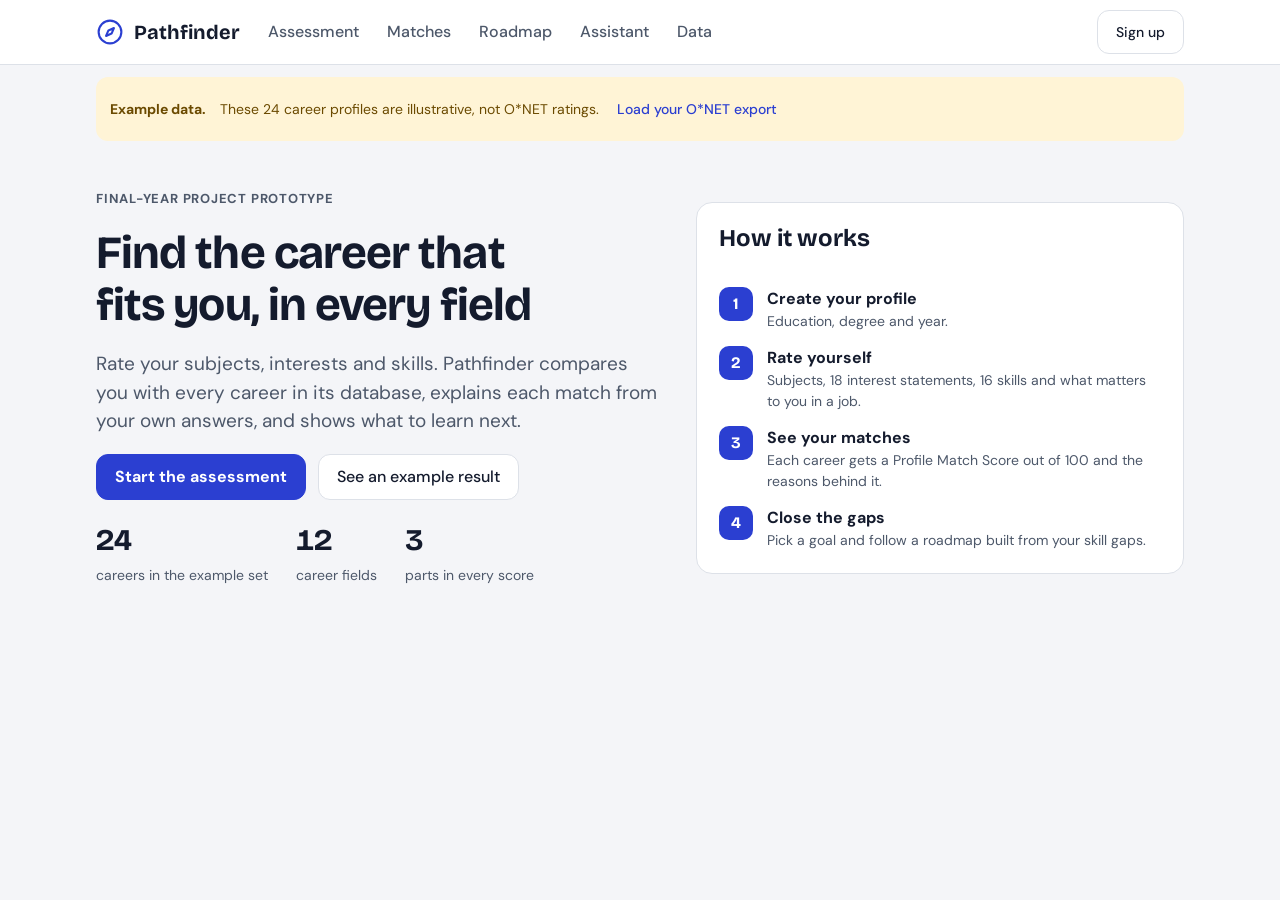
<file: frontend/prototype/pathfinder.html>
<!doctype html>
<html lang="en"><head><meta charset="utf-8"><meta name="viewport" content="width=device-width, initial-scale=1">
<title>Pathfinder Career Guide</title>
<link rel="preconnect" href="https://fonts.googleapis.com">
<link rel="preconnect" href="https://fonts.gstatic.com" crossorigin>
<link rel="stylesheet" href="https://fonts.googleapis.com/css2?family=Bricolage+Grotesque:opsz,wght@12..96,500;12..96,700&family=DM+Sans:opsz,wght@9..40,400;9..40,500;9..40,700&display=swap">
<style>
/* Layout: one app column (max 1120px) under a sticky top bar; screens swap in place. */
:root {
  --bg: #F4F5F8; --surface: #FFFFFF; --surface-2: #EEF0F5; --ink: #141B2D; --muted: #4D586A;
  --line: #DDE1E8; --accent: #2B3FD1; --accent-ink: #FFFFFF; --accent-soft: #E7EAFE; --accent-strong: #1C2A99;
  --gap: #B9480F; --gap-soft: #FCEDE2; --gap-ink: #8A330A; --warn-bg: #FFF4D6; --warn-ink: #6B4A00;
  --shadow: 0 1px 2px rgba(20,27,45,.06), 0 8px 24px rgba(20,27,45,.06);
  --font-display: "Bricolage Grotesque", "Segoe UI", system-ui, sans-serif;
  --font-body: "DM Sans", "Segoe UI", system-ui, sans-serif;
  --font-mono: ui-monospace, "Cascadia Code", Consolas, monospace;
}
@media (prefers-color-scheme: dark) { :root:not([data-theme="light"]) {
  --bg: #0F1320; --surface: #171C2B; --surface-2: #1F2536; --ink: #E8EBF3; --muted: #A3ACBD;
  --line: #2C3346; --accent: #8C9BFF; --accent-ink: #0F1320; --accent-soft: #232B52; --accent-strong: #C3CAFF;
  --gap: #F59E62; --gap-soft: #3A2618; --gap-ink: #FFC9A3; --warn-bg: #3A3014; --warn-ink: #F5D98C;
  --shadow: 0 1px 2px rgba(0,0,0,.3); color-scheme: dark; } }
:root[data-theme="dark"] {
  --bg: #0F1320; --surface: #171C2B; --surface-2: #1F2536; --ink: #E8EBF3; --muted: #A3ACBD;
  --line: #2C3346; --accent: #8C9BFF; --accent-ink: #0F1320; --accent-soft: #232B52; --accent-strong: #C3CAFF;
  --gap: #F59E62; --gap-soft: #3A2618; --gap-ink: #FFC9A3; --warn-bg: #3A3014; --warn-ink: #F5D98C;
  --shadow: 0 1px 2px rgba(0,0,0,.3); color-scheme: dark; }

* { box-sizing: border-box; }
[hidden] { display: none !important; }
body { background: var(--bg); color: var(--ink); font-family: var(--font-body); font-size: 16px; line-height: 1.5; }
h1, h2, h3 { font-family: var(--font-display); line-height: 1.15; margin: 0; text-wrap: balance; }
h1 { font-size: clamp(30px, 5vw, 46px); letter-spacing: -0.02em; }
h2 { font-size: 24px; }
h3 { font-size: 18px; }
p { margin: 0; }
a { color: var(--accent); }
button, input, select, textarea { font: inherit; color: inherit; }
:focus-visible { outline: 3px solid var(--accent); outline-offset: 2px; }
.muted { color: var(--muted); }
.small { font-size: 14px; }
.eyebrow { font-size: 13px; font-weight: 700; letter-spacing: .06em; text-transform: uppercase; color: var(--muted); }
.num { font-variant-numeric: tabular-nums; }

/* top bar */
.top { position: sticky; top: env(safe-area-inset-top, 0px); z-index: 10; background: var(--surface); border-bottom: 1px solid var(--line); }
.top-in { max-width: 1120px; margin: 0 auto; padding: 10px 16px; display: flex; flex-wrap: wrap; align-items: center; gap: 8px 16px; }
.brand { display: flex; align-items: center; gap: 10px; background: none; border: 0; padding: 6px 0; cursor: pointer; font-family: var(--font-display); font-weight: 700; font-size: 20px; }
.brand svg { color: var(--accent); }
.nav { display: flex; flex-wrap: wrap; gap: 4px; flex: 1; }
.nav button { background: none; border: 0; border-radius: 10px; padding: 9px 12px; min-height: 40px; cursor: pointer; color: var(--muted); font-weight: 500; }
.nav button:hover { background: var(--surface-2); color: var(--ink); }
.nav button[aria-current="page"] { background: var(--accent-soft); color: var(--accent-strong); font-weight: 700; }
.who { display: flex; align-items: center; gap: 8px; font-size: 14px; color: var(--muted); }
.avatar { width: 36px; height: 36px; border-radius: 50%; background: var(--ink); color: var(--bg); display: grid; place-items: center; font-weight: 700; font-size: 14px; }

.banner { max-width: 1120px; margin: 12px auto 0; padding: 0 16px; }
.banner-in { background: var(--warn-bg); color: var(--warn-ink); border-radius: 12px; padding: 10px 14px; display: flex; flex-wrap: wrap; align-items: center; gap: 8px 14px; font-size: 14px; }
.banner-in.real { background: var(--accent-soft); color: var(--accent-strong); }

main { max-width: 1120px; margin: 0 auto; padding: 24px 16px 72px; }
.screen { display: flex; flex-direction: column; gap: 24px; }

/* shared parts */
.card { background: var(--surface); border: 1px solid var(--line); border-radius: 16px; padding: 22px; }
.btn { display: inline-flex; align-items: center; justify-content: center; gap: 8px; min-height: 44px; padding: 10px 18px; border-radius: 12px; border: 1px solid var(--line); background: var(--surface); cursor: pointer; font-weight: 500; text-decoration: none; color: var(--ink); }
.btn:hover { border-color: var(--muted); }
.btn.primary { background: var(--accent); border-color: var(--accent); color: var(--accent-ink); font-weight: 700; }
.btn.primary:hover { filter: brightness(1.08); }
.btn.link { border: 0; background: none; color: var(--accent); padding-inline: 4px; }
.btn:disabled { opacity: .5; cursor: not-allowed; }
.row { display: flex; flex-wrap: wrap; gap: 12px; align-items: center; }
.split { display: flex; flex-wrap: wrap; gap: 24px; align-items: flex-start; }
.split > .side { flex: 1 1 280px; min-width: 0; display: flex; flex-direction: column; gap: 20px; }
.split > .main { flex: 999 1 560px; min-width: 0; display: flex; flex-direction: column; gap: 16px; }
.chip { display: inline-flex; align-items: center; padding: 4px 10px; border-radius: 999px; font-size: 13px; font-weight: 500; background: var(--surface-2); color: var(--ink); }
.chip.good { background: var(--accent-soft); color: var(--accent-strong); }
.chip.gap { background: var(--gap-soft); color: var(--gap-ink); }
.chips { display: flex; flex-wrap: wrap; gap: 6px; }
.bar { height: 8px; border-radius: 99px; background: var(--surface-2); overflow: hidden; }
.bar > span { display: block; height: 100%; background: var(--accent); border-radius: 99px; }
.field { display: flex; flex-direction: column; gap: 6px; }
.field label { font-weight: 500; }
.field input, .field select { min-height: 46px; padding: 10px 12px; border: 1px solid var(--line); border-radius: 10px; background: var(--surface); }
.grid2 { display: grid; grid-template-columns: repeat(auto-fit, minmax(240px, 1fr)); gap: 16px; }
.empty { text-align: center; padding: 48px 22px; display: flex; flex-direction: column; align-items: center; gap: 14px; }

/* home */
.hero { display: flex; flex-wrap: wrap; gap: 32px; align-items: center; padding-block: 24px; }
.hero > div { flex: 1 1 420px; min-width: 0; display: flex; flex-direction: column; gap: 18px; }
.hero .lead { font-size: 19px; color: var(--muted); max-width: 34em; }
.steps { list-style: none; margin: 0; padding: 0; display: flex; flex-direction: column; gap: 14px; counter-reset: s; }
.steps li { display: flex; gap: 14px; align-items: flex-start; }
.steps li::before { counter-increment: s; content: counter(s); flex: none; width: 34px; height: 34px; border-radius: 10px; background: var(--accent); color: var(--accent-ink); display: grid; place-items: center; font-weight: 700; font-family: var(--font-display); }
.stat-row { display: flex; flex-wrap: wrap; gap: 28px; }
.stat b { display: block; font-family: var(--font-display); font-size: 30px; }

/* assessment */
.stepper { list-style: none; margin: 0; padding: 0; display: flex; flex-wrap: wrap; gap: 6px; }
.stepper button { border: 1px solid var(--line); background: var(--surface); border-radius: 999px; padding: 8px 14px; min-height: 40px; cursor: pointer; font-size: 14px; color: var(--muted); }
.stepper button.done { color: var(--ink); }
.stepper button[aria-current="step"] { background: var(--accent); border-color: var(--accent); color: var(--accent-ink); font-weight: 700; }
.qlist { display: flex; flex-direction: column; gap: 12px; }
fieldset.rate { margin: 0; border: 1px solid var(--line); border-radius: 14px; padding: 16px 18px; background: var(--surface); display: flex; flex-wrap: wrap; align-items: center; justify-content: space-between; gap: 10px 20px; }
fieldset.rate.missing { border-color: var(--gap); }
fieldset.rate legend { float: left; padding: 0; font-weight: 500; flex: 1 1 260px; min-width: 0; }
.seg { display: flex; gap: 6px; flex-wrap: wrap; }
.seg label { position: relative; min-width: 44px; height: 44px; padding: 0 10px; border: 1px solid var(--line); border-radius: 10px; display: grid; place-items: center; cursor: pointer; font-weight: 700; background: var(--surface); }
.seg label:hover { border-color: var(--accent); }
.seg input { position: absolute; opacity: 0; inset: 0; margin: 0; cursor: pointer; }
.seg label.on { background: var(--accent); border-color: var(--accent); color: var(--accent-ink); }
.seg label:has(input:focus-visible) { outline: 3px solid var(--accent); outline-offset: 2px; }
.scale-note { font-size: 13px; color: var(--muted); }
.progress { height: 8px; background: var(--surface-2); border-radius: 99px; overflow: hidden; }
.progress > span { display: block; height: 100%; background: var(--accent); transition: width .3s; }
.alert { color: var(--gap-ink); background: var(--gap-soft); padding: 10px 14px; border-radius: 10px; font-size: 14px; }

/* results */
.rec { display: flex; flex-wrap: wrap; gap: 18px; }
.rank { flex: none; width: 44px; height: 44px; border-radius: 12px; background: var(--ink); color: var(--bg); display: grid; place-items: center; font-family: var(--font-display); font-weight: 700; font-size: 20px; }
.rec-body { flex: 1 1 300px; min-width: 0; display: flex; flex-direction: column; gap: 8px; }
.rec-side { flex: 0 1 200px; min-width: 170px; display: flex; flex-direction: column; gap: 10px; }
.score { font-family: var(--font-display); font-weight: 700; font-size: 34px; color: var(--accent); line-height: 1; }
.score small { font-size: 15px; color: var(--muted); font-weight: 500; }
.parts { display: grid; grid-template-columns: auto 1fr auto; gap: 4px 10px; align-items: center; font-size: 13px; color: var(--muted); }
.reasons { list-style: none; margin: 0; padding: 0; display: flex; flex-direction: column; gap: 6px; }
.reasons li { display: flex; gap: 8px; align-items: flex-start; font-size: 15px; }
.reasons li svg { flex: none; margin-top: 3px; color: var(--accent); }
.filters { display: flex; flex-wrap: wrap; gap: 12px 20px; align-items: center; }
.filters label { min-width: 0; max-width: 100%; flex-wrap: nowrap; }
.filters select { flex: 1 1 auto; min-width: 0; max-width: 100%; min-height: 42px; padding: 8px 10px; border-radius: 10px; border: 1px solid var(--line); background: var(--surface); }
.check { display: flex; gap: 10px; align-items: center; min-height: 44px; cursor: pointer; }
.check input { width: 20px; height: 20px; accent-color: var(--accent); }

/* career */
.gapchart { display: flex; flex-direction: column; gap: 14px; }
.gaprow { display: grid; grid-template-columns: minmax(130px, 220px) 1fr auto; gap: 14px; align-items: center; }
.gaprow .chip { justify-self: start; }
.track { position: relative; height: 16px; background: var(--surface-2); border-radius: 6px; }
.track .you { position: absolute; left: 0; top: 0; bottom: 0; background: var(--accent); border-radius: 6px; }
.track .need { position: absolute; top: 0; bottom: 0; background: var(--gap-soft); border: 2px dashed var(--gap); border-left: 0; border-radius: 0 6px 6px 0; }
.track .tick { position: absolute; top: -4px; bottom: -4px; width: 3px; background: var(--ink); border-radius: 2px; }
.legend { display: flex; flex-wrap: wrap; gap: 14px; font-size: 13px; color: var(--muted); }
.legend i { display: inline-block; width: 14px; height: 14px; border-radius: 4px; vertical-align: -2px; margin-right: 6px; }

/* roadmap */
.road { list-style: none; margin: 0; padding: 0; display: flex; flex-direction: column; }
.road li { display: flex; gap: 16px; }
.road .rail { display: flex; flex-direction: column; align-items: center; width: 32px; flex: none; }
.road .dot { width: 32px; height: 32px; border-radius: 50%; border: 2px solid var(--line); display: grid; place-items: center; font-weight: 700; font-size: 14px; background: var(--surface); color: var(--muted); }
.road li.done .dot { background: var(--accent); border-color: var(--accent); color: var(--accent-ink); }
.road .line { flex: 1; width: 2px; background: var(--line); min-height: 16px; }
.road .step { flex: 1; min-width: 0; margin-bottom: 14px; }

/* chat */
.chat { display: flex; flex-direction: column; min-height: 520px; padding: 0; overflow: hidden; }
.msgs { flex: 1; padding: 22px; display: flex; flex-direction: column; gap: 16px; overflow-y: auto; max-height: 60vh; }
.msg { max-width: 85%; padding: 12px 16px; border-radius: 16px; white-space: pre-line; }
.msg.user { align-self: flex-end; background: var(--accent); color: var(--accent-ink); border-bottom-right-radius: 4px; }
.msg.bot { align-self: flex-start; background: var(--surface-2); border-bottom-left-radius: 4px; }
.msg .src { display: block; margin-top: 8px; font-size: 12px; color: var(--muted); }
.composer { border-top: 1px solid var(--line); padding: 14px 18px; display: flex; flex-direction: column; gap: 10px; }
.composer form { display: flex; gap: 10px; }
.composer input { flex: 1; min-width: 0; min-height: 48px; padding: 10px 14px; border-radius: 12px; border: 1px solid var(--line); background: var(--surface); }
.sugg { display: flex; flex-wrap: wrap; gap: 6px; }
.sugg button { border: 1px solid var(--line); background: var(--surface); border-radius: 999px; padding: 6px 12px; min-height: 36px; cursor: pointer; font-size: 14px; }

pre.code { background: var(--surface-2); border-radius: 12px; padding: 14px; overflow-x: auto; font-family: var(--font-mono); font-size: 13px; line-height: 1.5; margin: 0; }
.toast { position: fixed; left: 50%; bottom: calc(20px + env(safe-area-inset-bottom, 0px)); transform: translateX(-50%); background: var(--ink); color: var(--bg); padding: 10px 16px; border-radius: 10px; font-size: 14px; z-index: 20; }
@media (max-width: 520px) { .gaprow { grid-template-columns: 1fr; gap: 6px; } .msg { max-width: 95%; } }
@media (prefers-reduced-motion: reduce) { * { transition: none !important; } }
</style>
</head><body style="margin:0">

<header class="top">
  <div class="top-in">
    <button class="brand" type="button" data-go="home" aria-label="Pathfinder home">
      <svg width="28" height="28" viewBox="0 0 32 32" fill="none" stroke="currentColor" stroke-width="2.4" stroke-linecap="round" stroke-linejoin="round" aria-hidden="true"><circle cx="16" cy="16" r="13"></circle><path d="M20.5 11.5 L17.8 17.8 L11.5 20.5 L14.2 14.2 Z"></path></svg>
      Pathfinder
    </button>
    <nav class="nav" aria-label="Main">
      <button type="button" data-go="assess">Assessment</button>
      <button type="button" data-go="results">Matches</button>
      <button type="button" data-go="roadmap">Roadmap</button>
      <button type="button" data-go="chat">Assistant</button>
      <button type="button" data-go="data">Data</button>
    </nav>
    <div class="who" id="who"></div>
  </div>
</header>
<div class="banner" id="banner"></div>

<main>
  <!-- HOME -->
  <section class="screen" id="v-home">
    <div class="hero">
      <div>
        <p class="eyebrow">Final-year project prototype</p>
        <h1>Find the career that fits you, in every field</h1>
        <p class="lead">Rate your subjects, interests and skills. Pathfinder compares you with every career in its database, explains each match from your own answers, and shows what to learn next.</p>
        <div class="row">
          <button class="btn primary" type="button" data-go="login">Start the assessment</button>
          <button class="btn" type="button" id="tryExample">See an example result</button>
        </div>
        <div class="stat-row" id="homeStats"></div>
      </div>
      <div class="card" style="flex: 1 1 340px">
        <h2 style="margin-bottom: 16px">How it works</h2>
        <ol class="steps">
          <li><div><b>Create your profile</b><p class="muted small">Education, degree and year.</p></div></li>
          <li><div><b>Rate yourself</b><p class="muted small">Subjects, 18 interest statements, 16 skills and what matters to you in a job.</p></div></li>
          <li><div><b>See your matches</b><p class="muted small">Each career gets a Profile Match Score out of 100 and the reasons behind it.</p></div></li>
          <li><div><b>Close the gaps</b><p class="muted small">Pick a goal and follow a roadmap built from your skill gaps.</p></div></li>
        </ol>
      </div>
    </div>
  </section>

  <!-- LOGIN -->
  <section class="screen" id="v-login" hidden>
    <div class="card" style="max-width: 560px; width: 100%; margin: 0 auto">
      <h1 style="font-size: 32px">Create your profile</h1>
      <p class="muted" style="margin-top: 6px">This prototype keeps your details in this browser only. Nothing is sent anywhere.</p>
      <form id="loginForm" style="display: flex; flex-direction: column; gap: 16px; margin-top: 22px">
        <div class="field"><label for="f-name">Name</label><input id="f-name" required autocomplete="name"></div>
        <div class="field"><label for="f-email">Email</label><input id="f-email" type="email" autocomplete="email"></div>
        <div class="grid2">
          <div class="field"><label for="f-level">Education level</label>
            <select id="f-level"><option>Class 12</option><option>Diploma</option><option selected>Undergraduate</option><option>Postgraduate</option></select></div>
          <div class="field"><label for="f-year">Year of study</label>
            <select id="f-year"><option>1st year</option><option>2nd year</option><option selected>3rd year</option><option>4th year</option><option>Final year</option></select></div>
        </div>
        <div class="field"><label for="f-degree">Degree or stream</label><input id="f-degree" placeholder="e.g. B.Sc. Biotechnology"></div>
        <button class="btn primary" type="submit">Continue to the assessment</button>
      </form>
    </div>
  </section>

  <!-- ASSESSMENT -->
  <section class="screen" id="v-assess" hidden>
    <div class="row" style="justify-content: space-between">
      <div><p class="eyebrow" id="stepLabel"></p><h1 id="stepTitle" style="font-size: 34px"></h1><p class="muted" id="stepHelp" style="margin-top: 6px"></p></div>
      <button class="btn link" type="button" id="fillExample">Fill with example answers</button>
    </div>
    <ol class="stepper" id="stepper"></ol>
    <div class="progress" aria-hidden="true"><span id="assessProgress"></span></div>
    <div class="qlist" id="questions"></div>
    <p class="alert" id="assessAlert" hidden></p>
    <div class="row" style="justify-content: space-between">
      <button class="btn" type="button" id="prevStep">Back</button>
      <span class="muted small" id="answeredCount"></span>
      <button class="btn primary" type="button" id="nextStep">Next</button>
    </div>
  </section>

  <!-- RESULTS -->
  <section class="screen" id="v-results" hidden></section>
  <!-- CAREER -->
  <section class="screen" id="v-career" hidden></section>
  <!-- ROADMAP -->
  <section class="screen" id="v-roadmap" hidden></section>

  <!-- CHAT -->
  <section class="screen" id="v-chat" hidden>
    <div><h1 style="font-size: 34px">Career assistant</h1>
      <p class="muted" style="margin-top: 6px">Answers come only from your results and the loaded career data. A RAG + LLM assistant replaces this in the next phase.</p></div>
    <div class="card chat">
      <div class="msgs" id="msgs" aria-live="polite"></div>
      <div class="composer">
        <div class="sugg" id="sugg"></div>
        <form id="chatForm"><input id="chatInput" placeholder="Ask about your matches, skill gaps or a career" autocomplete="off" aria-label="Ask a question">
          <button class="btn primary" type="submit">Send</button></form>
      </div>
    </div>
  </section>

  <!-- DATA -->
  <section class="screen" id="v-data" hidden>
    <div><h1 style="font-size: 34px">Career data</h1><p class="muted" id="dataStatus" style="margin-top: 6px"></p></div>
    <div class="split">
      <div class="main">
        <div class="card" style="display: flex; flex-direction: column; gap: 14px">
          <h2>Load your O*NET export</h2>
          <p>Run the export cell in <b>02_baseline_demo.ipynb</b>. It writes <b>docs\careers.json</b>. Choose that file here and every score in the app is computed from real O*NET 31.0 ratings.</p>
          <div class="field"><label for="dataFile">careers.json</label><input id="dataFile" type="file" accept=".json,application/json"></div>
          <p class="alert" id="dataError" hidden></p>
          <div class="row"><button class="btn" type="button" id="resetData">Use example data instead</button></div>
        </div>
        <div class="card" style="display: flex; flex-direction: column; gap: 12px">
          <div class="row" style="justify-content: space-between"><h2>Notebook export cell</h2><button class="btn" type="button" id="copyCode">Copy code</button></div>
          <pre class="code" id="exportCode"></pre>
        </div>
      </div>
      <div class="side">
        <div class="card" style="display: flex; flex-direction: column; gap: 10px">
          <h3>How the score works</h3>
          <p class="small muted">For each career, three parts are compared with your answers using profile correlation (do your strongest areas match what the career rates most important?).</p>
          <p class="small"><b>Skills</b> 30 · <b>Interests</b> 25 · <b>Subjects</b> 15, rescaled to 100. Work style, preferences and job-market data join the score in the next phase.</p>
          <p class="small muted">Skill gaps compare O*NET's required level (0–7) with your self-rating mapped onto the same scale.</p>
        </div>
      </div>
    </div>
  </section>
</main>
<div class="toast" id="toast" role="status" hidden></div>
<script>
/* Pathfinder recommendation engine (browser port of ml/baseline_recommender.py).
   Pure functions only: no DOM access, so it can be tested on its own. */
const RIASEC = ["Realistic", "Investigative", "Artistic", "Social", "Enterprising", "Conventional"];
const WEIGHTS = { skills: 0.30, interests: 0.25, academic: 0.15 };
const SKILL_MAP = {
  "Mathematics": ["Mathematics"],
  "Programming": ["Programming"],
  "Problem Solving": ["Complex Problem Solving"],
  "Logical Reasoning": ["Critical Thinking"],
  "Critical Thinking": ["Critical Thinking"],
  "Research": ["Science", "Active Learning"],
  "Communication": ["Speaking", "Active Listening"],
  "Writing": ["Writing"],
  "Public Speaking": ["Speaking"],
  "Leadership": ["Coordination", "Management of Personnel Resources"],
  "Teamwork": ["Social Perceptiveness", "Coordination"],
  "Time Management": ["Time Management"],
  "Project Management": ["Coordination", "Time Management", "Management of Material Resources"],
  "Financial/Business Skills": ["Management of Financial Resources", "Negotiation", "Persuasion"],
  "Teaching": ["Instructing", "Learning Strategies"],
  "Technical/Practical Skills": ["Installation", "Equipment Maintenance", "Troubleshooting",
    "Repairing", "Operation and Control", "Equipment Selection"]
};
const SUBJECT_MAP = {
  "Mathematics": ["Mathematics"],
  "Physics": ["Physics"],
  "Chemistry": ["Chemistry"],
  "Biology": ["Biology"],
  "Computer Science": ["Computers and Electronics"],
  "Economics": ["Economics and Accounting"],
  "Commerce/Accounting": ["Economics and Accounting", "Administration and Management"],
  "Languages": ["English Language", "Foreign Language"],
  "Social Sciences": ["Sociology and Anthropology", "Psychology", "History and Archeology", "Geography", "Law and Government"],
  "Arts/Design": ["Fine Arts", "Design"]
};

function mean(a) { return a.reduce((x, y) => x + y, 0) / a.length; }
function isNum(v) { return typeof v === "number" && !isNaN(v); }

/* Questionnaire ratings -> values keyed by O*NET element name */
function studentVector(ratings, map) {
  const c = {};
  for (const [item, v] of Object.entries(ratings || {})) {
    for (const e of (map[item] || [])) (c[e] = c[e] || []).push(Number(v));
  }
  const out = {};
  for (const k in c) out[k] = mean(c[k]);
  return out;
}

/* Pearson correlation of profile shapes, rescaled from [-1,1] to [0,1] */
function similarity(stu, names, values) {
  const idx = [];
  for (let i = 0; i < names.length; i++) if (stu[names[i]] !== undefined) idx.push(i);
  if (idx.length < 2) return 0.5;
  const raw = idx.map(i => values[i]);
  const known = raw.filter(isNum);
  if (!known.length) return 0.5;
  const fill = mean(known);
  const t = raw.map(v => (isNum(v) ? v : fill));
  const s = idx.map(i => stu[names[i]]);
  const sm = mean(s), tm = mean(t);
  let num = 0, ds = 0, dt = 0;
  for (let k = 0; k < s.length; k++) {
    const a = s[k] - sm, b = t[k] - tm;
    num += a * b; ds += a * a; dt += b * b;
  }
  const den = Math.sqrt(ds) * Math.sqrt(dt);
  return ((den > 0 ? num / den : 0) + 1) / 2;
}

function interestProfile(student) {
  const p = {};
  for (const t of RIASEC) p[t] = Number(student.interests[t]);
  return p;
}

/* Rank every career. Returns [{career, score, interests, skills, academic}] best first */
function recommend(student, data, opts) {
  const minZone = opts && opts.minJobZone;
  const stuInt = interestProfile(student);
  const stuSkill = studentVector(student.skills, SKILL_MAP);
  const stuKnow = studentVector(student.subjects, SUBJECT_MAP);
  const total = WEIGHTS.skills + WEIGHTS.interests + WEIGHTS.academic;
  const rows = [];
  for (const c of data.careers) {
    if (minZone && isNum(c.job_zone) && c.job_zone < minZone) continue;
    const interests = similarity(stuInt, data.riasec, c.interests);
    const skills = similarity(stuSkill, data.skills, c.skill_im);
    const academic = similarity(stuKnow, data.knowledge, c.know_im);
    const score = (skills * WEIGHTS.skills + interests * WEIGHTS.interests + academic * WEIGHTS.academic) / total * 100;
    rows.push({ career: c, score, interests, skills, academic });
  }
  rows.sort((a, b) => b.score - a.score);
  return rows;
}

function valueOf(data, c, list, key, name) {
  const i = data[list].indexOf(name);
  return i < 0 ? null : c[key][i];
}

/* Reasons (from the student's own answers) and skill gaps for one career */
function explain(student, data, c) {
  const reasons = [];
  const occ = data.riasec.map((n, i) => [n, c.interests[i]]).filter(x => isNum(x[1])).sort((a, b) => b[1] - a[1]).map(x => x[0]);
  const stu = Object.entries(interestProfile(student)).sort((a, b) => b[1] - a[1]);
  for (const [name, v] of stu.slice(0, 2)) {
    if (occ.slice(0, 3).includes(name) && v >= 3.5)
      reasons.push({ kind: "interest", text: `High ${name} interest (${fmt(v)}/5), a top interest type for this career` });
  }
  const imp = n => valueOf(data, c, "skills", "skill_im", n);
  let cands = [];
  for (const [item, r] of Object.entries(student.skills)) {
    const hits = (SKILL_MAP[item] || []).filter(e => (imp(e) || 0) >= 3.5);
    if (r >= 4 && hits.length) cands.push([Math.max(...hits.map(imp)), item, r, hits]);
  }
  cands.sort((a, b) => b[0] - a[0]);
  const used = new Set();
  let nSkill = 0;
  for (const [, item, r, hits0] of cands) {
    const hits = hits0.filter(e => !used.has(e));
    if (hits.length && nSkill < 2) {
      hits.forEach(e => used.add(e)); nSkill++;
      reasons.push({ kind: "skill", text: `Your ${item} (${r}/5) is important here (${hits.join(", ")})` });
    }
  }
  const kimp = n => valueOf(data, c, "knowledge", "know_im", n);
  cands = [];
  for (const [subj, r] of Object.entries(student.subjects)) {
    const hits = (SUBJECT_MAP[subj] || []).filter(e => (kimp(e) || 0) >= 3.5);
    if (r >= 4 && hits.length) cands.push([Math.max(...hits.map(kimp)), subj, r, hits]);
  }
  cands.sort((a, b) => b[0] - a[0]);
  for (const [, subj, r, hits] of cands.slice(0, 2))
    reasons.push({ kind: "subject", text: `${subj} (${r}/5): this career uses ${hits.join(", ")} knowledge` });
  return { reasons, gaps: skillGaps(student, data, c) };
}

/* Required level (O*NET LV, 0-7) vs self-rating mapped 1-5 -> 0-7 (rough, to be calibrated) */
function skillRows(student, data, c) {
  const stu = studentVector(student.skills, SKILL_MAP);
  const rows = [];
  for (const [el, r] of Object.entries(stu)) {
    const im = valueOf(data, c, "skills", "skill_im", el);
    const lv = valueOf(data, c, "skills", "skill_lv", el);
    if (!isNum(im) || !isNum(lv)) continue;
    const your = (r - 1) / 4 * 7;
    rows.push({ skill: el, importance: im, required: lv, your, gap: lv - your });
  }
  return rows.sort((a, b) => b.importance - a.importance);
}

function skillGaps(student, data, c) {
  return skillRows(student, data, c)
    .filter(r => r.importance >= 3 && r.gap > 0.5)
    .map(r => Object.assign({}, r, { priority: r.importance * r.gap }))
    .sort((a, b) => b.priority - a.priority);
}

function fmt(v) { return (Math.round(v * 10) / 10).toString(); }

if (typeof module !== "undefined") module.exports = { RIASEC, SKILL_MAP, SUBJECT_MAP, recommend, explain, skillGaps, skillRows, similarity, studentVector };
</script>
<script>
/* ---------- example data (illustrative, NOT O*NET values) ---------- */
const SKILL_NAMES = ["Reading Comprehension","Active Listening","Writing","Speaking","Mathematics","Science","Critical Thinking","Active Learning","Learning Strategies","Monitoring","Social Perceptiveness","Coordination","Persuasion","Negotiation","Instructing","Service Orientation","Complex Problem Solving","Operations Analysis","Technology Design","Equipment Selection","Installation","Programming","Operations Monitoring","Operation and Control","Equipment Maintenance","Troubleshooting","Repairing","Quality Control Analysis","Judgment and Decision Making","Systems Analysis","Systems Evaluation","Time Management","Management of Financial Resources","Management of Material Resources","Management of Personnel Resources"];
const KNOW_NAMES = ["Administration and Management","Administrative","Economics and Accounting","Sales and Marketing","Customer and Personal Service","Personnel and Human Resources","Production and Processing","Food Production","Computers and Electronics","Engineering and Technology","Design","Building and Construction","Mechanical","Mathematics","Physics","Chemistry","Biology","Psychology","Sociology and Anthropology","Geography","Medicine and Dentistry","Therapy and Counseling","Education and Training","English Language","Foreign Language","Fine Arts","History and Archeology","Philosophy and Theology","Public Safety and Security","Law and Government","Telecommunications","Communications and Media","Transportation"];
const EXAMPLE_SPECS = [
  ["Data Scientists","Computer & Mathematical",4,[2.0,6.6,3.0,2.0,2.6,4.6],["Programming","Mathematics","Critical Thinking","Complex Problem Solving","Systems Analysis","Active Learning","Reading Comprehension","Writing"],["Mathematics","Computers and Electronics","English Language"]],
  ["Bioinformatics Scientists","Life, Physical & Social Science",5,[2.3,6.8,2.6,2.2,2.1,4.0],["Science","Programming","Critical Thinking","Reading Comprehension","Writing","Mathematics","Active Learning"],["Biology","Computers and Electronics","Mathematics","Chemistry"]],
  ["Software Developers","Computer & Mathematical",4,[3.0,6.4,3.4,1.8,3.0,4.1],["Programming","Complex Problem Solving","Critical Thinking","Systems Analysis","Technology Design","Troubleshooting"],["Computers and Electronics","Mathematics","Engineering and Technology","Design"]],
  ["Registered Nurses","Healthcare Practitioners",3,[3.5,4.5,1.8,6.6,2.5,3.5],["Social Perceptiveness","Active Listening","Service Orientation","Monitoring","Speaking","Coordination","Critical Thinking"],["Medicine and Dentistry","Psychology","Customer and Personal Service","Biology","Therapy and Counseling"]],
  ["Family Medicine Physicians","Healthcare Practitioners",5,[3.4,6.4,1.9,5.6,2.8,2.6],["Critical Thinking","Active Listening","Science","Judgment and Decision Making","Reading Comprehension","Social Perceptiveness"],["Medicine and Dentistry","Biology","Chemistry","Psychology"]],
  ["Civil Engineers","Architecture & Engineering",4,[5.0,5.6,2.4,1.9,3.4,4.4],["Mathematics","Complex Problem Solving","Judgment and Decision Making","Critical Thinking","Operations Analysis","Technology Design"],["Engineering and Technology","Building and Construction","Design","Mathematics","Physics"]],
  ["Mechanical Engineers","Architecture & Engineering",4,[5.4,6.0,2.6,1.6,2.8,3.8],["Mathematics","Technology Design","Complex Problem Solving","Science","Operations Analysis","Equipment Selection"],["Engineering and Technology","Mechanical","Physics","Design","Mathematics"]],
  ["Accountants and Auditors","Business & Finance",4,[1.4,4.0,1.4,2.4,4.0,6.8],["Mathematics","Critical Thinking","Reading Comprehension","Active Listening","Writing","Management of Financial Resources"],["Economics and Accounting","Mathematics","English Language","Law and Government","Administrative"]],
  ["Financial Analysts","Business & Finance",4,[1.5,5.6,1.5,1.8,4.8,6.2],["Mathematics","Critical Thinking","Judgment and Decision Making","Reading Comprehension","Management of Financial Resources","Systems Analysis"],["Economics and Accounting","Mathematics","Computers and Electronics"]],
  ["Marketing Managers","Management",4,[1.4,3.2,4.4,3.0,6.8,3.2],["Persuasion","Speaking","Coordination","Judgment and Decision Making","Writing","Management of Personnel Resources"],["Sales and Marketing","Communications and Media","Customer and Personal Service","Administration and Management"]],
  ["Secondary School Teachers","Education & Library",4,[1.6,3.6,3.2,6.6,4.0,3.0],["Instructing","Speaking","Learning Strategies","Social Perceptiveness","Active Listening","Monitoring"],["Education and Training","English Language","Psychology"]],
  ["Clinical and Counseling Psychologists","Life, Physical & Social Science",5,[1.3,6.0,3.2,6.8,2.4,2.6],["Social Perceptiveness","Active Listening","Speaking","Critical Thinking","Writing","Reading Comprehension"],["Psychology","Therapy and Counseling","Sociology and Anthropology","English Language"]],
  ["Graphic Designers","Arts, Design, Entertainment, Sports & Media",3,[2.4,2.6,6.8,1.8,3.6,3.2],["Active Listening","Speaking","Critical Thinking","Time Management","Coordination","Technology Design"],["Design","Fine Arts","Communications and Media","Computers and Electronics"]],
  ["Writers and Authors","Arts, Design, Entertainment, Sports & Media",4,[1.2,4.0,7.0,2.2,3.2,2.4],["Writing","Reading Comprehension","Critical Thinking","Active Learning","Active Listening"],["English Language","Communications and Media","History and Archeology","Fine Arts"]],
  ["Lawyers","Legal",5,[1.2,4.6,2.8,4.0,6.4,4.2],["Speaking","Persuasion","Negotiation","Critical Thinking","Reading Comprehension","Writing","Active Listening"],["Law and Government","English Language","Customer and Personal Service"]],
  ["Environmental Scientists and Specialists","Life, Physical & Social Science",4,[4.6,6.6,2.0,2.4,2.4,4.2],["Science","Critical Thinking","Reading Comprehension","Writing","Complex Problem Solving","Mathematics"],["Biology","Chemistry","Geography","Law and Government","Mathematics"]],
  ["Agricultural Engineers","Architecture & Engineering",4,[5.6,5.8,2.2,2.4,3.0,3.4],["Mathematics","Technology Design","Science","Complex Problem Solving","Equipment Selection"],["Engineering and Technology","Food Production","Biology","Mechanical","Physics"]],
  ["Electricians","Construction & Extraction",3,[6.8,3.8,1.4,1.8,2.6,3.6],["Troubleshooting","Installation","Repairing","Equipment Maintenance","Critical Thinking","Operation and Control"],["Building and Construction","Mechanical","Mathematics","Physics","Public Safety and Security"]],
  ["Chefs and Head Cooks","Food Preparation & Serving",3,[5.6,2.2,4.4,2.6,5.0,3.4],["Coordination","Management of Personnel Resources","Monitoring","Time Management","Judgment and Decision Making"],["Food Production","Customer and Personal Service","Administration and Management"]],
  ["Public Relations Specialists","Arts, Design, Entertainment, Sports & Media",4,[1.2,2.6,4.8,4.4,6.4,3.0],["Speaking","Writing","Persuasion","Active Listening","Social Perceptiveness","Coordination"],["Communications and Media","English Language","Sales and Marketing","Customer and Personal Service"]],
  ["Social Workers","Community & Social Service",4,[1.4,3.4,2.4,7.0,3.0,3.2],["Social Perceptiveness","Active Listening","Service Orientation","Speaking","Coordination","Critical Thinking"],["Psychology","Therapy and Counseling","Sociology and Anthropology","Customer and Personal Service"]],
  ["Architects","Architecture & Engineering",4,[4.4,4.6,6.0,2.0,4.0,3.6],["Complex Problem Solving","Critical Thinking","Speaking","Coordination","Mathematics","Judgment and Decision Making"],["Design","Building and Construction","Engineering and Technology","Fine Arts","Mathematics"]],
  ["Microbiologists","Life, Physical & Social Science",5,[3.6,6.8,2.2,2.0,2.0,3.8],["Science","Reading Comprehension","Critical Thinking","Writing","Active Learning","Mathematics"],["Biology","Chemistry","Mathematics","English Language"]],
  ["Management Analysts","Business & Finance",4,[1.4,5.0,2.4,3.4,6.0,5.0],["Critical Thinking","Complex Problem Solving","Speaking","Active Listening","Judgment and Decision Making","Systems Analysis"],["Administration and Management","Economics and Accounting","Customer and Personal Service","English Language"]]
];
function buildExample() {
  const careers = EXAMPLE_SPECS.map(([title, domain, jz, interests, skills, know], ci) => {
    const wobble = i => (((ci + 3) * (i + 7)) % 9) / 20;          // small fixed variation, avoids ties
    const skill_im = SKILL_NAMES.map((n, i) => {
      const k = skills.indexOf(n);
      return +(k < 0 ? 1.8 + wobble(i) : 4.6 - k * 0.12).toFixed(2);
    });
    const skill_lv = skill_im.map(v => +Math.min(7, v * 1.25).toFixed(2));
    const know_im = KNOW_NAMES.map((n, i) => {
      const k = know.indexOf(n);
      return +(k < 0 ? 1.6 + wobble(i) : 4.5 - k * 0.15).toFixed(2);
    });
    return { code: "EX-" + String(ci + 1).padStart(2, "0"), title, domain, job_zone: jz, interests, skill_im, skill_lv, know_im,
      description: "Example profile for the demo. Load the O*NET export to see the official description and ratings." };
  });
  return { source: "example", riasec: RIASEC, skills: SKILL_NAMES, knowledge: KNOW_NAMES, careers };
}

/* ---------- questionnaire ---------- */
const SUBJECTS = Object.keys(SUBJECT_MAP);
const SKILLS = Object.keys(SKILL_MAP);
const INTEREST_ITEMS = [
  ["I enjoy solving difficult mathematical problems.", "Investigative"],
  ["I enjoy working with machines or physical equipment.", "Realistic"],
  ["I enjoy designing things.", "Artistic"],
  ["I enjoy helping people solve their problems.", "Social"],
  ["I enjoy taking leadership roles.", "Enterprising"],
  ["I like organizing information.", "Conventional"],
  ["I like finding out why something works.", "Investigative"],
  ["I like building or repairing things.", "Realistic"],
  ["I enjoy writing stories or creative content.", "Artistic"],
  ["I enjoy teaching others.", "Social"],
  ["I enjoy convincing or influencing others.", "Enterprising"],
  ["I prefer structured tasks.", "Conventional"],
  ["I enjoy analysing data and information.", "Investigative"],
  ["I would enjoy working in a laboratory, workshop or field setting.", "Realistic"],
  ["I prefer jobs that allow creative freedom.", "Artistic"],
  ["I would like a career where I can directly help people.", "Social"],
  ["I am interested in starting a business.", "Enterprising"],
  ["I enjoy working with numbers and records.", "Conventional"]
];
const PREFS = ["High salary", "Job stability", "Work-life balance", "Social impact", "Research opportunities", "Creative freedom"];
const STEPS = [
  { key: "subjects", label: "Subjects", title: "Your subjects", help: "How much do you enjoy each subject and how well do you do in it?", items: SUBJECTS, scale: ["Low", "High"] },
  { key: "interestItems", label: "Interests", title: "What do you enjoy?", help: "Rate how much you agree. Think about what you like doing, not what you are best at.", items: INTEREST_ITEMS.map(x => x[0]), scale: ["Strongly disagree", "Strongly agree"] },
  { key: "skills", label: "Skills", title: "Your current skills", help: "Rate your current ability, not your interest. 1 = beginner, 5 = very advanced.", items: SKILLS, scale: ["Beginner", "Very advanced"] },
  { key: "prefs", label: "Preferences", title: "What matters to you", help: "How important is each factor? Saved with your profile; it joins the score in the next phase.", items: PREFS, scale: ["Not important", "Very important"] }
];
const EXAMPLE_ANSWERS = {
  subjects: { "Mathematics": 3, "Physics": 3, "Chemistry": 4, "Biology": 5, "Computer Science": 4, "Economics": 2, "Commerce/Accounting": 1, "Languages": 3, "Social Sciences": 2, "Arts/Design": 3 },
  interestItems: [5, 3, 3, 3, 2, 3, 5, 3, 4, 3, 2, 3, 4, 2, 3, 4, 2, 3],
  skills: { "Mathematics": 3, "Programming": 3, "Problem Solving": 4, "Logical Reasoning": 4, "Critical Thinking": 4, "Research": 5, "Communication": 3, "Writing": 4, "Public Speaking": 2, "Leadership": 2, "Teamwork": 3, "Time Management": 3, "Project Management": 2, "Financial/Business Skills": 1, "Teaching": 3, "Technical/Practical Skills": 3 },
  prefs: { "High salary": 3, "Job stability": 4, "Work-life balance": 4, "Social impact": 4, "Research opportunities": 5, "Creative freedom": 3 }
};

/* ---------- state ---------- */
const STORE_KEY = "pathfinder-state-v1", DATA_KEY = "pathfinder-data-v1";
let state = { user: null, answers: { subjects: {}, interestItems: [], skills: {}, prefs: {} }, step: 0, goal: null, done: {}, hideLow: true, domain: "All", selected: null, chat: [] };
let data = null, results = [];
function load(key) { try { const v = localStorage.getItem(key); return v ? JSON.parse(v) : null; } catch (e) { return null; } }
function save() { try { localStorage.setItem(STORE_KEY, JSON.stringify(state)); } catch (e) { /* storage unavailable */ } }
function saveData() { try { if (data.source === "example") localStorage.removeItem(DATA_KEY); else localStorage.setItem(DATA_KEY, JSON.stringify(data)); } catch (e) { toast("Loaded, but this browser could not keep the file. Load it again next time."); } }

const $ = id => document.getElementById(id);
const esc = s => String(s).replace(/[&<>"']/g, c => ({ "&": "&amp;", "<": "&lt;", ">": "&gt;", '"': "&quot;", "'": "&#39;" }[c]));
const CHECK = '<svg width="16" height="16" viewBox="0 0 20 20" fill="none" stroke="currentColor" stroke-width="2.6" stroke-linecap="round" stroke-linejoin="round" aria-hidden="true"><path d="M4 10.5 L8 14.5 L16 6"></path></svg>';
const ZONES = { 1: "Little or no preparation", 2: "Some preparation", 3: "Medium preparation", 4: "Considerable preparation", 5: "Extensive preparation" };
function toast(msg) { const t = $("toast"); t.textContent = msg; t.hidden = false; clearTimeout(toast.t); toast.t = setTimeout(() => { t.hidden = true; }, 2600); }

function student() {
  const a = state.answers, interests = {};
  for (const t of RIASEC) {
    const vals = INTEREST_ITEMS.map((x, i) => x[1] === t ? a.interestItems[i] : null).filter(v => v);
    interests[t] = vals.length ? vals.reduce((p, q) => p + q, 0) / vals.length : 3;
  }
  return { interests, skills: a.skills, subjects: a.subjects };
}
function stepAnswers(i) {
  const s = STEPS[i], a = state.answers[s.key];
  return s.items.map((item, k) => Array.isArray(a) ? a[k] : a[item]);
}
function complete() { return [0, 1, 2].every(i => stepAnswers(i).every(v => v)); }
function compute() { results = complete() ? recommend(student(), data, { minJobZone: state.hideLow ? 3 : null }) : []; }
function byCode(code) { return data.careers.find(c => c.code === code); }
function resultFor(code) { return results.find(r => r.career.code === code); }

/* ---------- navigation ---------- */
const VIEWS = ["home", "login", "assess", "results", "career", "roadmap", "chat", "data"];
function go(view) {
  if (view === "assess" && !state.user) view = "login";
  for (const v of VIEWS) $("v-" + v).hidden = v !== view;
  document.querySelectorAll(".nav button").forEach(b => b.setAttribute("aria-current", b.dataset.go === view || (view === "career" && b.dataset.go === "results") ? "page" : "false"));
  ({ home: renderHome, assess: renderAssess, results: renderResults, career: renderCareer, roadmap: renderRoadmap, chat: renderChat, data: renderData }[view] || (() => {}))();
  window.scrollTo(0, 0);
}
document.addEventListener("click", e => { const b = e.target.closest("[data-go]"); if (b) go(b.dataset.go); });

function renderChrome() {
  $("who").innerHTML = state.user
    ? `<span>${esc(state.user.name)}</span><span class="avatar" aria-hidden="true">${esc(initials(state.user.name))}</span>`
    : `<button class="btn" type="button" data-go="login">Sign up</button>`;
  $("banner").innerHTML = data.source === "example"
    ? `<div class="banner-in"><b>Example data.</b><span>These ${data.careers.length} career profiles are illustrative, not O*NET ratings.</span><button class="btn link" type="button" data-go="data">Load your O*NET export</button></div>`
    : `<div class="banner-in real"><b>${esc(data.source)}</b><span>${data.careers.length} careers loaded from your export.</span></div>`;
}
function initials(n) { return n.trim().split(/\s+/).map(w => w[0]).slice(0, 2).join("").toUpperCase(); }

/* ---------- home ---------- */
function renderHome() {
  const domains = new Set(data.careers.map(c => c.domain)).size;
  $("homeStats").innerHTML = `<div class="stat"><b class="num">${data.careers.length}</b><span class="muted small">careers ${data.source === "example" ? "in the example set" : "ranked"}</span></div>
    <div class="stat"><b class="num">${domains}</b><span class="muted small">career fields</span></div>
    <div class="stat"><b class="num">3</b><span class="muted small">parts in every score</span></div>`;
}
$("tryExample").addEventListener("click", () => {
  if (!state.user) state.user = { name: "Ananya S.", email: "", level: "Undergraduate", year: "3rd year", degree: "B.Sc. Biotechnology (example)" };
  state.answers = JSON.parse(JSON.stringify(EXAMPLE_ANSWERS));
  compute(); state.selected = null; save(); renderChrome(); go("results");
});

/* ---------- login ---------- */
$("loginForm").addEventListener("submit", e => {
  e.preventDefault();
  const name = $("f-name").value.trim();
  if (!name) { $("f-name").focus(); return; }
  state.user = { name, email: $("f-email").value.trim(), level: $("f-level").value, year: $("f-year").value, degree: $("f-degree").value.trim() };
  save(); renderChrome(); go("assess");
});

/* ---------- assessment ---------- */
function renderAssess() {
  const i = state.step, s = STEPS[i], vals = stepAnswers(i);
  $("stepLabel").textContent = `Step ${i + 1} of ${STEPS.length}`;
  $("stepTitle").textContent = s.title;
  $("stepHelp").textContent = s.help;
  $("stepper").innerHTML = STEPS.map((st, k) => `<li><button type="button" data-step="${k}" class="${stepAnswers(k).every(v => v) ? "done" : ""}" ${k === i ? 'aria-current="step"' : ""}>${k + 1}. ${st.label}</button></li>`).join("");
  $("questions").innerHTML = s.items.map((item, k) => `
    <fieldset class="rate" id="q-${i}-${k}"><legend>${esc(item)}</legend>
      <div><div class="seg">${[1, 2, 3, 4, 5].map(v => `<label class="${vals[k] === v ? "on" : ""}"><input type="radio" name="q-${i}-${k}" value="${v}" ${vals[k] === v ? "checked" : ""} aria-label="${v}">${v}</label>`).join("")}</div>
      <div class="row scale-note" style="justify-content: space-between; margin-top: 4px"><span>${s.scale[0]}</span><span>${s.scale[1]}</span></div></div>
    </fieldset>`).join("");
  updateAssessMeta();
  $("prevStep").disabled = i === 0;
  $("nextStep").textContent = i === STEPS.length - 1 ? "See my matches" : "Next";
  $("assessAlert").hidden = true;
}
function updateAssessMeta() {
  const vals = stepAnswers(state.step), n = vals.filter(v => v).length;
  $("answeredCount").textContent = `${n} of ${vals.length} answered`;
  const all = STEPS.reduce((t, s, k) => t + stepAnswers(k).filter(v => v).length, 0);
  const total = STEPS.reduce((t, s) => t + s.items.length, 0);
  $("assessProgress").style.width = (all / total * 100) + "%";
}
$("questions").addEventListener("change", e => {
  const inp = e.target; if (inp.type !== "radio") return;
  const [, si, k] = inp.name.split("-").map(Number), s = STEPS[si], v = Number(inp.value);
  if (Array.isArray(state.answers[s.key])) state.answers[s.key][k] = v; else state.answers[s.key][s.items[k]] = v;
  inp.closest(".seg").querySelectorAll("label").forEach(l => l.classList.toggle("on", l.contains(inp)));
  inp.closest("fieldset").classList.remove("missing");
  save(); updateAssessMeta();
});
$("stepper").addEventListener("click", e => { const b = e.target.closest("[data-step]"); if (b) { state.step = Number(b.dataset.step); renderAssess(); } });
$("prevStep").addEventListener("click", () => { if (state.step > 0) { state.step--; renderAssess(); window.scrollTo(0, 0); } });
$("nextStep").addEventListener("click", () => {
  const vals = stepAnswers(state.step), missing = vals.map((v, k) => v ? -1 : k).filter(k => k >= 0);
  if (state.step < 3 && missing.length) {
    missing.forEach(k => $(`q-${state.step}-${k}`).classList.add("missing"));
    $("assessAlert").textContent = `Answer the ${missing.length} highlighted question${missing.length > 1 ? "s" : ""} to continue.`;
    $("assessAlert").hidden = false; $(`q-${state.step}-${missing[0]}`).scrollIntoView({ block: "center" });
    return;
  }
  if (state.step < STEPS.length - 1) { state.step++; save(); renderAssess(); window.scrollTo(0, 0); return; }
  if (!complete()) { const k = [0, 1, 2].find(i => !stepAnswers(i).every(v => v)); state.step = k; renderAssess(); $("assessAlert").textContent = "Some answers in this step are still missing."; $("assessAlert").hidden = false; return; }
  compute(); state.selected = null; save(); toast("Matches ready"); go("results");
});
$("fillExample").addEventListener("click", () => { state.answers = JSON.parse(JSON.stringify(EXAMPLE_ANSWERS)); save(); renderAssess(); toast("Example answers filled in"); });

/* ---------- results ---------- */
function partRows(r) {
  return [["Interests", r.interests], ["Skills", r.skills], ["Subjects", r.academic]].map(([n, v]) =>
    `<span>${n}</span><div class="bar"><span style="width:${Math.round(v * 100)}%"></span></div><span class="num">${Math.round(v * 100)}%</span>`).join("");
}
function renderResults() {
  const el = $("v-results");
  if (!complete()) {
    el.innerHTML = `<div class="card empty"><h2>No matches yet</h2><p class="muted">Finish the assessment, or look at an example student's results.</p>
      <div class="row" style="justify-content:center"><button class="btn primary" type="button" data-go="assess">Take the assessment</button><button class="btn" type="button" onclick="document.getElementById('tryExample').click()">See an example result</button></div></div>`;
    return;
  }
  compute();
  const domains = ["All", ...[...new Set(results.slice(0, 60).map(r => r.career.domain))].sort()];
  if (!domains.includes(state.domain)) state.domain = "All";
  const list = results.filter(r => state.domain === "All" || r.career.domain === state.domain).slice(0, 10);
  const s = student(), riasec = Object.entries(s.interests).sort((a, b) => b[1] - a[1]);
  const strong = Object.entries(state.answers.skills).filter(x => x[1] >= 4).sort((a, b) => b[1] - a[1]).map(x => x[0]);
  el.innerHTML = `
    <div class="row" style="justify-content: space-between; align-items: flex-end">
      <div><h1 style="font-size: 36px">Your career matches</h1>
      <p class="muted" style="margin-top: 6px">${esc(state.user ? state.user.name : "You")}${state.user && state.user.degree ? " · " + esc(state.user.degree) : ""} · ranked from ${results.length} careers</p></div>
      <button class="btn" type="button" data-go="assess">Edit answers</button>
    </div>
    <div class="filters card" style="padding: 12px 18px">
      <label class="check"><input type="checkbox" id="hideLow" ${state.hideLow ? "checked" : ""}> Hide jobs that need little or no preparation</label>
      <label class="row" style="gap: 8px" for="domainSel">Field <select id="domainSel">${domains.map(d => `<option ${d === state.domain ? "selected" : ""}>${esc(d)}</option>`).join("")}</select></label>
    </div>
    <div class="split">
      <aside class="side">
        <div class="card"><h3>Your interest profile</h3><p class="muted small" style="margin: 4px 0 14px">Average rating out of 5</p>
          <div style="display:flex;flex-direction:column;gap:10px">${riasec.map(([n, v]) => `<div><div class="row small" style="justify-content:space-between"><span>${n}</span><b class="num">${v.toFixed(1)}</b></div><div class="bar" style="margin-top:4px"><span style="width:${v / 5 * 100}%"></span></div></div>`).join("")}</div></div>
        <div class="card"><h3>Strongest skills</h3><div class="chips" style="margin-top: 12px">${strong.length ? strong.map(x => `<span class="chip good">${esc(x)}</span>`).join("") : '<span class="muted small">No skill rated 4 or 5 yet.</span>'}</div></div>
        <div class="card"><h3>About the score</h3><p class="small muted" style="margin-top: 8px">Profile Match Score: skills 30, interests 25, subjects 15, rescaled to 100. It shows how closely your profile matches the career, not a probability of success.</p></div>
      </aside>
      <div class="main">${list.map((r, k) => recCard(r, k + 1, s)).join("") || '<div class="card">No careers in this field.</div>'}</div>
    </div>`;
  $("hideLow").addEventListener("change", e => { state.hideLow = e.target.checked; save(); renderResults(); });
  $("domainSel").addEventListener("change", e => { state.domain = e.target.value; save(); renderResults(); });
}
function recCard(r, rank, s) {
  const ex = explain(s, data, r.career);
  return `<article class="card rec">
    <div class="rank">${rank}</div>
    <div class="rec-body">
      <p class="muted small">${esc(r.career.domain)}</p>
      <h2 style="font-size: 22px">${esc(r.career.title)}</h2>
      <ul class="reasons">${ex.reasons.slice(0, 2).map(x => `<li>${CHECK}<span>${esc(x.text)}</span></li>`).join("") || '<li class="muted small">Matched on overall profile similarity.</li>'}</ul>
      ${ex.gaps.length ? `<div class="chips"><span class="small muted" style="align-self:center">To build:</span>${ex.gaps.slice(0, 3).map(g => `<span class="chip gap">${esc(g.skill)}</span>`).join("")}</div>` : ""}
    </div>
    <div class="rec-side">
      <div><span class="score num">${Math.round(r.score)}<small>/100</small></span><p class="small muted">Profile match</p></div>
      <div class="parts">${partRows(r)}</div>
      <button class="btn primary" type="button" onclick="openCareer('${esc(r.career.code)}')">View details</button>
    </div></article>`;
}
function openCareer(code) { state.selected = code; save(); go("career"); }

/* ---------- career ---------- */
function renderCareer() {
  const el = $("v-career"), r = resultFor(state.selected) || (results[0] || null);
  if (!r) { el.innerHTML = `<div class="card empty"><h2>Pick a career first</h2><button class="btn primary" type="button" data-go="results">Go to matches</button></div>`; return; }
  const c = r.career, s = student(), ex = explain(s, data, c), rank = results.indexOf(r) + 1;
  const rows = skillRows(s, data, c).filter(x => x.importance >= 3).slice(0, 8);
  const know = data.knowledge.map((n, i) => [n, c.know_im[i]]).filter(x => x[1] != null).sort((a, b) => b[1] - a[1]).slice(0, 5);
  const similar = results.filter(x => x.career.domain === c.domain && x !== r).slice(0, 4);
  const pct = v => Math.max(0, Math.min(100, v / 7 * 100));
  el.innerHTML = `
    <button class="btn link" type="button" data-go="results" style="align-self:flex-start">← All matches</button>
    <div class="card" style="display:flex;flex-wrap:wrap;gap:24px;justify-content:space-between">
      <div style="flex:1 1 480px;min-width:0;display:flex;flex-direction:column;gap:10px">
        <p class="muted small">${esc(c.domain)} · ${esc(c.code)}${c.job_zone ? " · Job Zone " + c.job_zone + ": " + ZONES[c.job_zone] : ""}</p>
        <h1>${esc(c.title)}</h1>
        <p class="muted" style="max-width: 65ch">${esc(c.description || "")}</p>
        <div class="row" style="margin-top: 6px">
          <button class="btn primary" type="button" id="setGoal">${state.goal === c.code ? "Your goal ✓" : "Set as my goal"}</button>
          <button class="btn" type="button" id="askAbout">Ask the assistant</button>
        </div>
      </div>
      <div style="flex:0 1 240px;background:var(--accent-soft);border-radius:14px;padding:18px;display:flex;flex-direction:column;gap:10px">
        <p class="small" style="color:var(--accent-strong);font-weight:700">Profile match · rank ${rank}</p>
        <span class="score num" style="font-size:52px;color:var(--accent-strong)">${Math.round(r.score)}<small>/100</small></span>
        <div class="parts">${partRows(r)}</div>
      </div>
    </div>
    <div class="grid2">
      <div class="card"><h2>Why this career?</h2><p class="muted small" style="margin:4px 0 14px">Each reason comes from your own answers</p>
        <ul class="reasons">${ex.reasons.map(x => `<li>${CHECK}<span>${esc(x.text)}</span></li>`).join("") || '<li class="muted">No single strong reason; the match comes from your overall profile.</li>'}</ul></div>
      <div class="card"><h2>Knowledge it uses most</h2><p class="muted small" style="margin:4px 0 14px">Importance, 1 to 5</p>
        <div style="display:flex;flex-direction:column;gap:10px">${know.map(([n, v]) => `<div><div class="row small" style="justify-content:space-between"><span>${esc(n)}</span><b class="num">${v.toFixed(1)}</b></div><div class="bar" style="margin-top:4px"><span style="width:${v / 5 * 100}%"></span></div></div>`).join("")}</div></div>
    </div>
    <div class="card" style="display:flex;flex-direction:column;gap:16px">
      <div class="row" style="justify-content:space-between"><div><h2>Skill gap</h2><p class="muted small">Your level vs the level this career needs, on O*NET's 0–7 scale</p></div>
        <div class="legend"><span><i style="background:var(--accent)"></i>Your level</span><span><i style="background:var(--gap-soft);border:2px dashed var(--gap)"></i>Gap to required</span><span><i style="background:var(--ink);width:4px"></i>Required level</span></div></div>
      <div class="gapchart">${rows.map(x => `<div class="gaprow"><span>${esc(x.skill)}<br><span class="muted small">importance ${x.importance.toFixed(1)}/5</span></span>
        <div class="track" role="img" aria-label="${esc(x.skill)}: you ${x.your.toFixed(1)}, required ${x.required.toFixed(1)} of 7">
          <span class="you" style="width:${pct(Math.min(x.your, 7))}%"></span>
          ${x.gap > 0 ? `<span class="need" style="left:${pct(x.your)}%;width:${pct(x.required) - pct(x.your)}%"></span>` : ""}
          <span class="tick" style="left:calc(${pct(x.required)}% - 1px)"></span></div>
        <span class="chip ${x.gap > 0.5 ? "gap" : "good"}">${x.gap > 2 ? "Major gap" : x.gap > 1 ? "Moderate gap" : x.gap > 0.5 ? "Small gap" : "Strong"}</span></div>`).join("") || '<p class="muted">No mapped skills for this career.</p>'}</div>
    </div>
    <div class="grid2">
      <div class="card"><h2>Fix these first</h2><p class="muted small" style="margin:4px 0 14px">Ranked by importance × gap</p>
        <ol style="margin:0;padding-left:20px;display:flex;flex-direction:column;gap:8px">${ex.gaps.slice(0, 4).map(g => `<li><b>${esc(g.skill)}</b><span class="muted small"> · you ${g.your.toFixed(1)} → need ${g.required.toFixed(1)}</span></li>`).join("") || "<li>No gaps above the threshold.</li>"}</ol></div>
      <div class="card"><h2>Similar careers for you</h2><div style="display:flex;flex-direction:column;margin-top:10px">${similar.map(x => `<button type="button" class="btn link" style="justify-content:space-between;text-align:left;gap:12px;border-top:1px solid var(--line);border-radius:0;padding:12px 0;color:var(--ink)" onclick="openCareer('${esc(x.career.code)}')"><span>${esc(x.career.title)}</span><b class="num" style="color:var(--accent)">${Math.round(x.score)}</b></button>`).join("") || '<p class="muted small">No other careers from this field in your results.</p>'}</div></div>
    </div>
    <p class="muted small">${data.source === "example" ? "Example profile, not O*NET data." : "Career information adapted from " + esc(data.source) + " (CC BY 4.0)."} Scores are guidance, not a prediction of success.</p>`;
  $("setGoal").addEventListener("click", () => { state.goal = c.code; state.done = {}; save(); toast("Goal set. Your roadmap is ready."); go("roadmap"); });
  $("askAbout").addEventListener("click", () => { go("chat"); ask(`Why was ${c.title} recommended to me?`); });
}

/* ---------- roadmap ---------- */
function roadmapSteps() {
  const c = byCode(state.goal); if (!c || !complete()) return null;
  const gaps = skillGaps(student(), data, c);
  const steps = gaps.map(g => ({ id: "skill:" + g.skill, title: g.skill, body: `Raise from level ${g.your.toFixed(1)} to ${g.required.toFixed(1)} (importance ${g.importance.toFixed(1)}/5).`, tag: "Skill" }));
  const top = gaps.slice(0, 2).map(g => g.skill).join(" and ") || "your strongest skills";
  steps.push({ id: "project", title: "Build a portfolio project", body: `One project that uses ${top}, written up on GitHub or a short report.`, tag: "Project" });
  steps.push({ id: "resume", title: "Check your resume against this career", body: "The resume analyser compares your resume with this career's skills. Coming in the next phase.", tag: "Resume" });
  steps.push({ id: "apply", title: "Apply for internships", body: "Matching openings appear here once the jobs module is connected.", tag: "Jobs" });
  return { c, steps };
}
function renderRoadmap() {
  const el = $("v-roadmap"), rm = roadmapSteps();
  if (!rm) { el.innerHTML = `<div class="card empty"><h2>No goal yet</h2><p class="muted">Open a career from your matches and choose “Set as my goal”.</p><button class="btn primary" type="button" data-go="results">Go to matches</button></div>`; return; }
  const doneN = rm.steps.filter(s => state.done[s.id]).length, pct = Math.round(doneN / rm.steps.length * 100);
  el.innerHTML = `
    <div class="card" style="background:var(--ink);color:var(--bg);border:0;display:flex;flex-wrap:wrap;gap:20px;justify-content:space-between;align-items:center">
      <div><p class="small" style="opacity:.75">Your goal</p><h1 style="font-size:34px">${esc(rm.c.title)}</h1><p class="small" style="opacity:.75;margin-top:4px">Built from your ${rm.steps.length - 3} skill gaps, most important first</p></div>
      <div style="flex:0 1 280px;min-width:220px"><div class="row small" style="justify-content:space-between"><span>Progress</span><b class="num">${doneN} of ${rm.steps.length} · ${pct}%</b></div>
        <div class="progress" style="margin-top:8px;background:rgba(127,127,127,.35)"><span style="width:${pct}%"></span></div></div>
    </div>
    <ol class="road">${rm.steps.map((s, k) => `<li class="${state.done[s.id] ? "done" : ""}">
      <div class="rail"><span class="dot">${state.done[s.id] ? "✓" : k + 1}</span><span class="line"></span></div>
      <div class="card step"><div class="row" style="justify-content:space-between"><h3>${esc(s.title)}</h3><span class="chip">${s.tag}</span></div>
        <p class="muted small" style="margin-top:4px">${esc(s.body)}</p>
        ${s.tag === "Skill" ? '<p class="small" style="margin-top:8px">Courses and practice: linked from the team’s verified course list in the next phase.</p>' : ""}
        <label class="check" style="margin-top:6px"><input type="checkbox" data-done="${esc(s.id)}" ${state.done[s.id] ? "checked" : ""}> Mark as done</label></div></li>`).join("")}</ol>`;
  el.querySelectorAll("[data-done]").forEach(cb => cb.addEventListener("change", () => { state.done[cb.dataset.done] = cb.checked; save(); renderRoadmap(); }));
}

/* ---------- assistant (rule-based, grounded in results) ---------- */
function findCareers(q) {
  const ql = q.toLowerCase(), hits = [];
  for (const r of results) { const t = r.career.title.toLowerCase(); if (ql.includes(t) || ql.includes(t.replace(/s$/, ""))) hits.push(r); }
  const m = [...ql.matchAll(/#(\d+)/g)].map(x => results[Number(x[1]) - 1]).filter(Boolean);
  return [...new Set([...hits, ...m])];
}
function answer(q) {
  const ql = q.toLowerCase(), src = "Your assessment · " + (data.source === "example" ? "example career data" : data.source);
  if (!complete()) return { text: "Finish the assessment first, then I can explain your matches and skill gaps.", src: "No results yet" };
  const s = student(), named = findCareers(q), target = named[0] || resultFor(state.selected) || resultFor(state.goal) || results[0];
  if (/salary|pay|earn|income|package|lpa/.test(ql)) return { text: "I don't have reliable salary data yet, so I can't give you a figure. Salary and job openings come with the jobs module in the next phase.", src: "Knowledge base · no salary data" };
  if (/compare|\bvs\b|versus|difference/.test(ql)) {
    const [a, b] = named.length >= 2 ? named : [results[0], results[1]];
    const line = r => `${r.career.title}: ${Math.round(r.score)}/100 (interests ${Math.round(r.interests * 100)}%, skills ${Math.round(r.skills * 100)}%, subjects ${Math.round(r.academic * 100)}%), ${skillGaps(s, data, r.career).length} skill gaps`;
    return { text: `For your profile:\n• ${line(a)}\n• ${line(b)}\n\n${a.score >= b.score ? a.career.title : b.career.title} fits you a little better overall.`, src };
  }
  if (/smallest gap|easiest|closest/.test(ql)) {
    const best = results.slice(0, 10).map(r => [r, skillGaps(s, data, r.career).reduce((t, g) => t + g.gap, 0)]).sort((x, y) => x[1] - y[1])[0];
    return { text: `Among your top 10, ${best[0].career.title} has the smallest total skill gap (${best[1].toFixed(1)} levels to close). It is ranked #${results.indexOf(best[0]) + 1} with ${Math.round(best[0].score)}/100.`, src };
  }
  if (/gap|weak|improve|lack|missing/.test(ql)) {
    const g = skillGaps(s, data, target.career).slice(0, 3);
    return { text: g.length ? `Your biggest gaps for ${target.career.title}:\n` + g.map((x, i) => `${i + 1}. ${x.skill}: you ${x.your.toFixed(1)}, need ${x.required.toFixed(1)} (importance ${x.importance.toFixed(1)}/5)`).join("\n") : `You have no gaps above the threshold for ${target.career.title}.`, src };
  }
  if (/first|start|learn|begin|next/.test(ql)) {
    const g = skillGaps(s, data, target.career)[0];
    return { text: g ? `Start with ${g.skill}. For ${target.career.title} it has the highest priority (importance ${g.importance.toFixed(1)}/5 × a gap of ${g.gap.toFixed(1)} levels). Set the career as your goal to get the full roadmap.` : `You already meet the skill levels for ${target.career.title}. A portfolio project is the best next step.`, src };
  }
  if (/what does|what is|what do|tell me about|describe/.test(ql)) {
    const c = target.career, top = data.skills.map((n, i) => [n, c.skill_im[i]]).filter(x => x[1] != null).sort((a, b) => b[1] - a[1]).slice(0, 4).map(x => x[0]);
    return { text: `${c.title} (${c.domain}). ${data.source === "example" ? "" : c.description + "\n\n"}Most important skills: ${top.join(", ")}.`, src: data.source === "example" ? "Example data" : data.source };
  }
  if (/why|recommend|suit|fit|match/.test(ql)) {
    const ex = explain(s, data, target.career);
    return { text: `${target.career.title} scored ${Math.round(target.score)}/100 (rank #${results.indexOf(target) + 1}).\n` + (ex.reasons.length ? ex.reasons.map(x => "• " + x.text).join("\n") : "• It matches your overall profile shape, without one standout reason.") + `\n\nParts: interests ${Math.round(target.interests * 100)}%, skills ${Math.round(target.skills * 100)}%, subjects ${Math.round(target.academic * 100)}%.`, src };
  }
  return { text: "I can only answer from your results and the loaded career data. Try asking why a career was recommended, what your biggest gaps are, what to learn first, or to compare #1 vs #2.", src: "No matching information" };
}
const SUGGESTIONS = ["Why was #1 recommended to me?", "What are my biggest skill gaps?", "What should I learn first?", "Compare #1 vs #2", "Which career has my smallest gap?", "What can I earn?"];
function renderChat() {
  if (!state.chat.length) state.chat.push({ who: "bot", text: complete() ? `Hi${state.user ? " " + state.user.name.split(" ")[0] : ""}. Ask me about your matches, skill gaps or what to learn next.` : "Hi. Finish the assessment and I can explain your matches.", src: "" });
  $("msgs").innerHTML = state.chat.map(m => `<div class="msg ${m.who}">${esc(m.text)}${m.src ? `<span class="src">Source: ${esc(m.src)}</span>` : ""}</div>`).join("");
  $("msgs").scrollTop = $("msgs").scrollHeight;
  $("sugg").innerHTML = SUGGESTIONS.map(s => `<button type="button">${esc(s)}</button>`).join("");
}
function ask(q) {
  if (!q.trim()) return;
  compute();
  state.chat.push({ who: "user", text: q });
  const a = answer(q); state.chat.push({ who: "bot", text: a.text, src: a.src });
  state.chat = state.chat.slice(-30); save(); renderChat();
}
$("chatForm").addEventListener("submit", e => { e.preventDefault(); const v = $("chatInput").value; $("chatInput").value = ""; ask(v); });
$("sugg").addEventListener("click", e => { const b = e.target.closest("button"); if (b) ask(b.textContent); });

/* ---------- data ---------- */
const EXPORT_CODE = `import json
from ml.baseline_recommender import RIASEC, SOC_MAJOR_GROUPS

codes = list(data["codes"])
skills = list(data["skill_importance"].columns)
knowledge = list(data["knowledge_importance"].columns)
interests = data["interests"].reindex(index=codes, columns=RIASEC)
skill_im = data["skill_importance"].reindex(index=codes, columns=skills)
skill_lv = data["skill_level"].reindex(index=codes, columns=skills)
know_im = data["knowledge_importance"].reindex(index=codes, columns=knowledge)
job_zone = data.get("job_zone", pd.Series(dtype=float)).reindex(codes)

def clean(values):
    return [None if pd.isna(v) else round(float(v), 2) for v in values]

export = {"source": "O*NET 31.0", "riasec": RIASEC, "skills": skills,
          "knowledge": knowledge, "careers": []}
for c in codes:
    export["careers"].append({
        "code": c,
        "title": data["occupations"].loc[c, "Title"],
        "description": data["occupations"].loc[c, "Description"],
        "domain": SOC_MAJOR_GROUPS.get(c[:2], "Other"),
        "job_zone": None if pd.isna(job_zone[c]) else int(job_zone[c]),
        "interests": clean(interests.loc[c]),
        "skill_im": clean(skill_im.loc[c]),
        "skill_lv": clean(skill_lv.loc[c]),
        "know_im": clean(know_im.loc[c]),
    })

out_file = Path("..") / "docs" / "careers.json"
out_file.write_text(json.dumps(export), encoding="utf-8")
print(len(export["careers"]), "careers exported to", out_file.resolve())
print("File size:", round(out_file.stat().st_size / 1024), "KB")`;
function renderData() {
  $("dataStatus").textContent = data.source === "example"
    ? `Using ${data.careers.length} illustrative example careers. Load your O*NET export to rank all of them with real ratings.`
    : `Using ${data.source}: ${data.careers.length} careers, ${data.skills.length} skills, ${data.knowledge.length} knowledge areas.`;
  $("exportCode").textContent = EXPORT_CODE;
}
function validData(d) {
  return d && Array.isArray(d.careers) && d.careers.length && Array.isArray(d.riasec) && Array.isArray(d.skills) && Array.isArray(d.knowledge)
    && d.careers.every(c => c.title && Array.isArray(c.interests) && c.interests.length === d.riasec.length && c.skill_im.length === d.skills.length && c.skill_lv.length === d.skills.length && c.know_im.length === d.knowledge.length);
}
$("dataFile").addEventListener("change", e => {
  const f = e.target.files[0]; if (!f) return;
  const rd = new FileReader();
  rd.onload = () => {
    let d = null; try { d = JSON.parse(rd.result); } catch (err) { /* handled below */ }
    if (!validData(d)) { $("dataError").textContent = "That file is not a careers.json export from the notebook. Run the export cell and choose docs\\careers.json."; $("dataError").hidden = false; return; }
    $("dataError").hidden = true; data = d; saveData(); state.selected = null; state.goal = null; state.done = {}; state.chat = [];
    compute(); save(); renderChrome(); renderData(); toast(`${d.careers.length} careers loaded`);
  };
  rd.readAsText(f);
});
$("resetData").addEventListener("click", () => { data = buildExample(); saveData(); state.selected = null; state.goal = null; state.done = {}; state.chat = []; compute(); save(); renderChrome(); renderData(); toast("Example data restored"); });
$("copyCode").addEventListener("click", () => {
  navigator.clipboard.writeText(EXPORT_CODE).then(() => toast("Code copied"), () => { const r = document.createRange(); r.selectNodeContents($("exportCode")); const s = getSelection(); s.removeAllRanges(); s.addRange(r); toast("Selected. Press Ctrl+C to copy"); });
});

/* ---------- start ---------- */
(function start() {
  const saved = load(STORE_KEY); if (saved) state = Object.assign(state, saved);
  const d = load(DATA_KEY); data = validData(d) ? d : buildExample();
  compute(); renderChrome(); go("home");
})();
</script>
</body></html>
</file>
